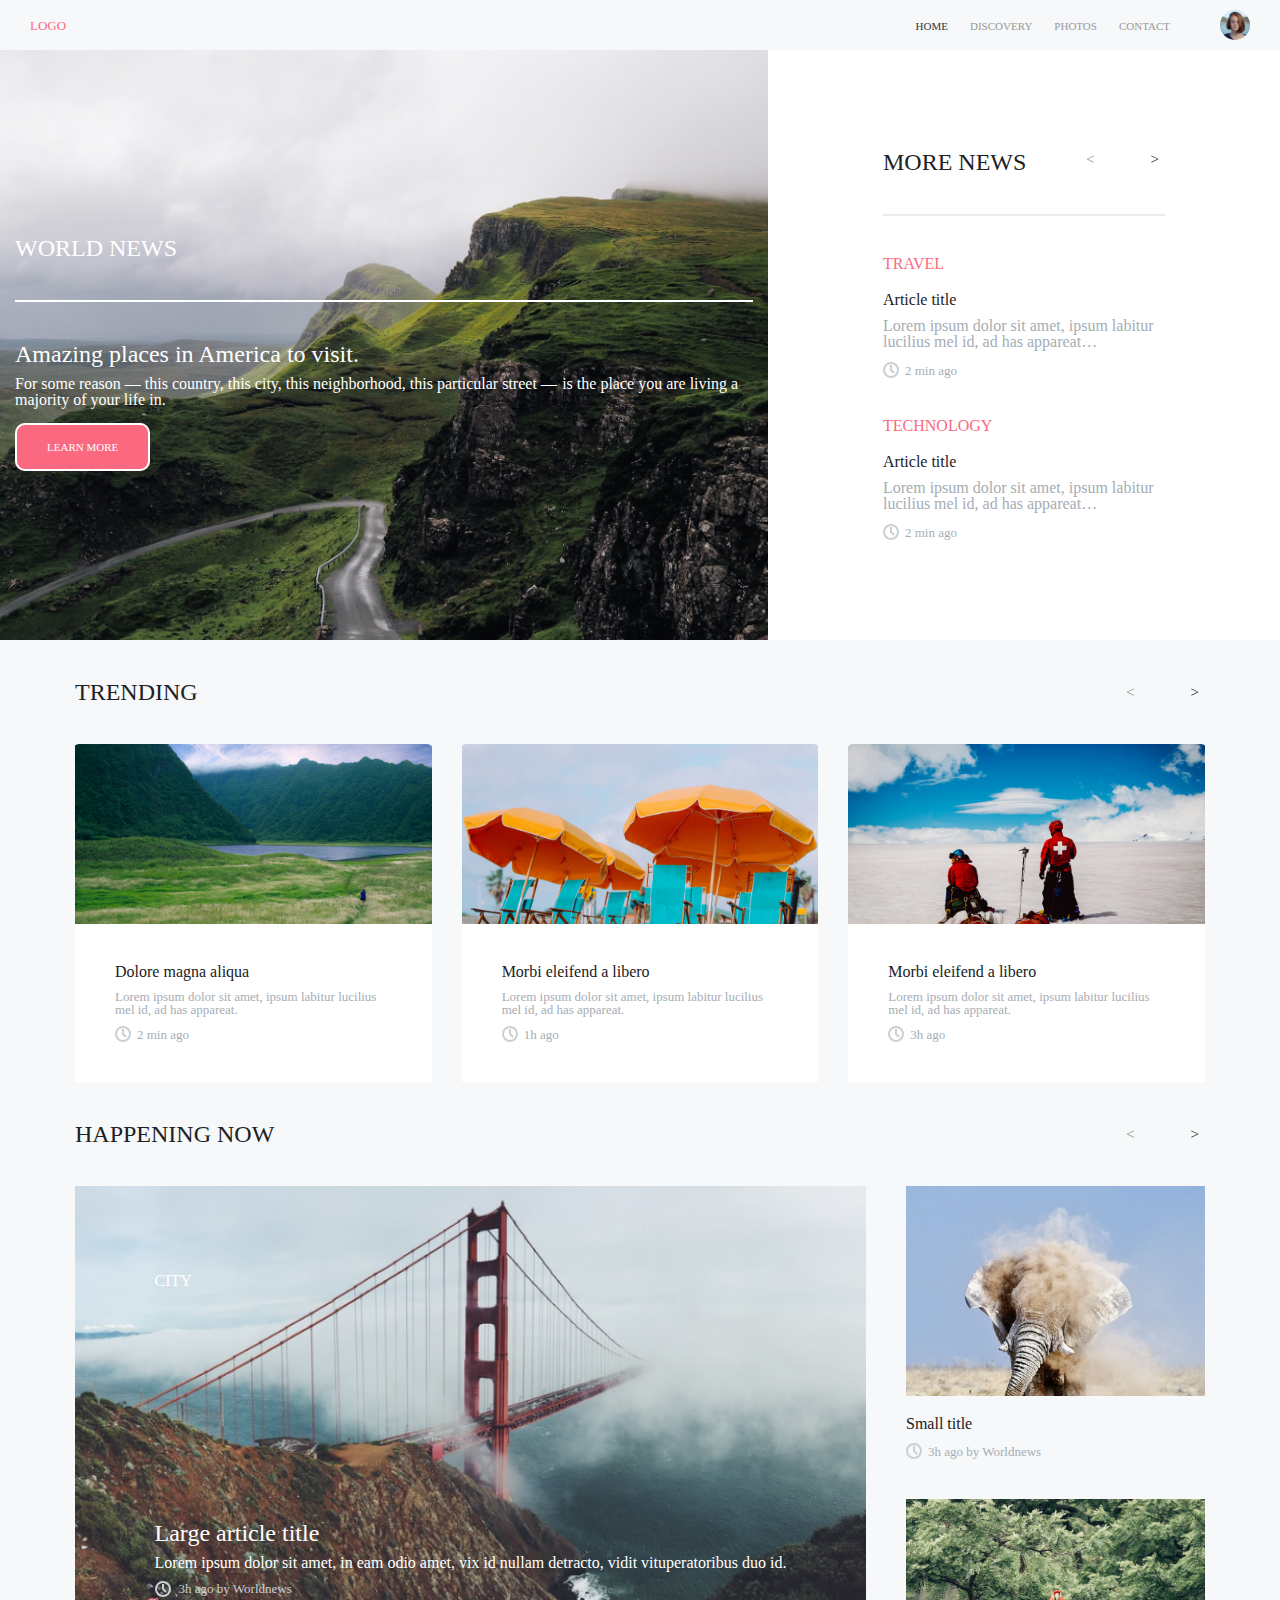
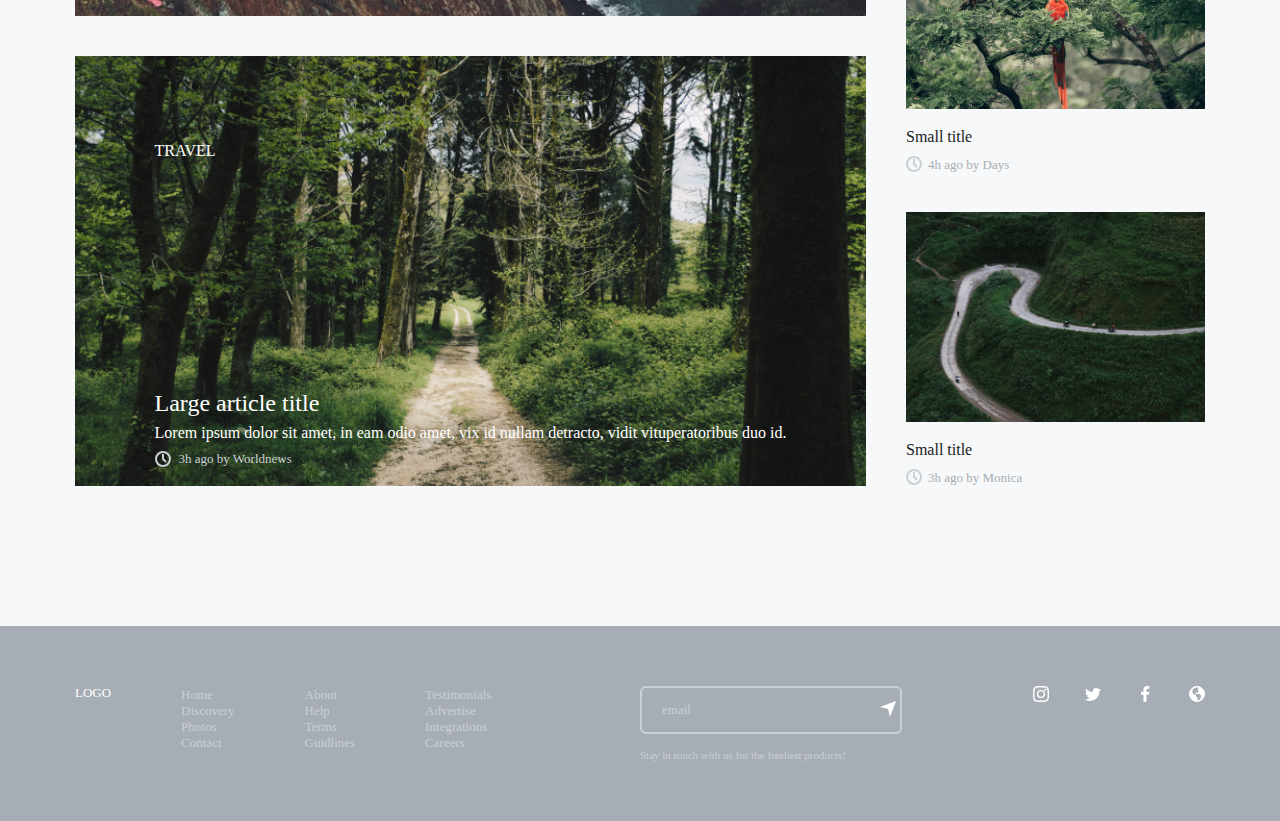
<file: index.html>
<!DOCTYPE html>
<html lang="en">

<head>
    <meta charset="UTF-8">
    <meta http-equiv="X-UA-Compatible" content="IE=edge">
    <meta name="viewport" content="width=device-width, initial-scale=1.0">
    <link rel="stylesheet" href="./css/reset.css">
    <link rel="stylesheet" href="./css/style.css">
    <link rel="stylesheet" href="./css/responsive.css">
    <title>Home</title>
</head>
<body>
    <!-- დაიწყო header -->
    <header class="header">
        <button class="header_menu_btn">
            <img src="./image/menu.svg" alt="menu icone">
        </button>
        <div class="header__logo"><a href="./index.html">LOGO</a></div>
        <ul class="header__menu">
            <li><a href="" class="active">HOME</a></li>
            <li><a href="./news.html">DISCOVERY</a></li>
            <li><a href="">PHOTOS</a></li>
            <li><a href="">CONTACT</a></li>
            <img class="header__menu_img" src="./image/header-profile.svg" alt="profile picture">
        </ul>
    </header>
    <!-- დასრულდა header -->

    <!-- დაიწყო slider-ის section -->
    <section class="slider">
        <figure class="slider__cover">
            <img src="./image/world-news.png" alt="neature">
            <div class="slider_cover_text">
                <div class="container">
                    <div class="slider__cover_header">
                        <h1 class="slider__cover_header_title">WORLD NEWS</h1>
                    </div>
                    <h2 class="slider__cover_title">Amazing places in America to visit.</h2>
                    <p class="slider__cover_description">For some reason — this country, this city, this neighborhood,
                        this
                        particular street —  is the place you are living a
                        majority of your life in.</p>
                    <a class="slider__cover_more" href="./contact.html">LEARN MORE</a>
                </div>
            </div>
        </figure>
        <div class="slider__content">
            <div class="container">
                <div class="slider__content_header">
                    <h1 class="slider__content_header_title">MORE NEWS</h1>
                    <div class="slider__content_header_btn">
                        <button class="slider__content_header_btn_btn">
                            < </button>
                                <button class="slider__content_header_btn_btn active">></button>
                    </div>
                </div>
                <div class="slider__content_item_group">
                    <div class="slider__content_item">
                        <h2 class="slider__content_item_category">TRAVEL</h2>
                        <h1 class="slider__content_item_title">Article title</h1>
                        <p class="slider__content_item_text">Lorem ipsum dolor sit amet, ipsum labitur lucilius mel id,
                            ad
                            has
                            appareat…</p>
                        <div class="slider__content_item_date">
                            <img src="./image/time.svg" alt="timer">
                            2 min ago
                        </div>
                    </div>
                    <div class="slider__content_item">
                        <h2 class="slider__content_item_category">TECHNOLOGY</h2>
                        <h1 class="slider__content_item_title">Article title</h1>
                        <p class="slider__content_item_text">Lorem ipsum dolor sit amet, ipsum labitur lucilius mel id,
                            ad
                            has
                            appareat…</p>
                        <div class="slider__content_item_date">
                            <img src="./image/time.svg" alt="timer icone">
                            2 min ago
                        </div>
                    </div>
                </div>
            </div>
        </div>
    </section>
    <!-- დასრულდა slider-ის section -->

    <!-- დაიწყო treding section -->
    <section class="treding">
        <div class="container">
            <div class="section_header">
                <h1 class="section_title">TRENDING</h1>
                <div class="slider__content_header_btn">
                    <button class="slider__content_header_btn_btn">
                        < </button>
                            <button class="slider__content_header_btn_btn active">></button>
                </div>
            </div>
            <div class="row">
                <div class="col-4">
                    <div class="treding_item d_m_none">
                        <figure class="treding_item_cover">
                            <img src="./image/tranding1.png" alt="neature">
                        </figure>
                        <div class="treding_item_text">
                            <h1 class="treding_item_title">Dolore magna aliqua</h1>
                            <p class="treding_item_description">Lorem ipsum dolor sit amet, ipsum labitur lucilius mel
                                id, ad has appareat.</p>
                            <div class="slider__content_item_date">
                                <img src="./image/time.svg" alt="timer icone">
                                2 min ago
                            </div>
                        </div>
                    </div>
                </div>
                <div class="col-4">
                    <div class="treding_item">
                        <figure class="treding_item_cover">
                            <img src="./image/trending2.png" alt="Umbrella">
                        </figure>
                        <div class="treding_item_text">
                            <h1 class="treding_item_title">Morbi eleifend a libero</h1>
                            <p class="treding_item_description">Lorem ipsum dolor sit amet, ipsum labitur lucilius mel
                                id, ad has appareat.
                            </p>
                            <div class="slider__content_item_date">
                                <img src="./image/time.svg" alt="timer icone">
                                1h ago
                            </div>
                        </div>
                    </div>
                </div>
                <div class="col-4">
                    <div class="treding_item active">
                        <figure class="treding_item_cover">
                            <img src="./image/trending3.png" alt="Mountaineer">
                        </figure>
                        <div class="treding_item_text">
                            <h1 class="treding_item_title">Morbi eleifend a libero</h1>
                            <p class="treding_item_description">Lorem ipsum dolor sit amet, ipsum labitur lucilius mel
                                id, ad has appareat.
                            </p>
                            <div class="slider__content_item_date">
                                <img src="./image/time.svg" alt="timer icone">
                                3h ago
                            </div>
                        </div>
                    </div>
                </div>
            </div>
        </div>
    </section>
    <!-- დასრულდა treding section -->
    <!-- დაიწყო happeningNow section -->
    <section class="happeningNow">
        <div class="container">
            <div class="section_header">
                <h1 class="section_title">HAPPENING NOW</h1>
                <div class="slider__content_header_btn">
                    <button class="slider__content_header_btn_btn">
                        < </button>
                            <button class="slider__content_header_btn_btn active">></button>
                </div>
            </div>
            <div class="happeningNow_inner">
                <div class="happeningNow_cover">
                    <figure class="happeningNow_cover_img">
                        <img src="./image/bridge.png" alt="bridge" class="happeningNow_cover_img_img">
                        <div class="slider_cover_text">
                            <div class="happeningNow__cover_header">
                                <h1 class="happeningNow__cover_header_title">CITY</h1>
                            </div>
                            <h2 class="happeningNow__cover_title">Large article title</h2>
                            <p class="happeningNow__cover_description">Lorem ipsum dolor sit amet, in eam odio amet, vix
                                id nullam detracto, vidit vituperatoribus duo id.
                            </p>
                            <div class="happeningNow__cover_date">
                                <img src="./image/time.svg" alt="timer icone">
                                3h ago by Worldnews
                            </div>
                        </div>
                    </figure>
                    <figure class="happeningNow_cover_img">
                        <img src="./image/forest.png" alt="forest" class="happeningNow_cover_img_img">
                        <div class="slider_cover_text">
                            <div class="happeningNow__cover_header">
                                <h1 class="happeningNow__cover_header_title">TRAVEL</h1>
                            </div>
                            <h2 class="happeningNow__cover_title">Large article title</h2>
                            <p class="happeningNow__cover_description">Lorem ipsum dolor sit amet, in eam odio amet, vix
                                id nullam detracto,
                                vidit vituperatoribus duo id.
                            </p>
                            <div class="happeningNow__cover_date">
                                <img src="./image/time.svg" alt="timer icone">
                                3h ago by Worldnews
                            </div>
                        </div>
                    </figure>
                </div>
                <div class="happeningNow__content">
                    <div class="row">
                        <div class="happeningNowr__content_item">
                            <figure class="happeningNowr__content_cover">
                                <img src="./image/elepant-test.png" alt="elephant">
                            </figure>
                            <h1 class="happeningNowr__content_item_title">Small title</h1>
                            <div class="slider__content_item_date">
                                <img src="./image/time.svg" alt="timer icone">
                                3h ago by Worldnews
                            </div>
                        </div>
                        <div class="happeningNowr__content_item">
                            <figure class="happeningNowr__content_cover">
                                <img src="./image/parrot.png" alt="parrot">
                            </figure>
                            <h1 class="happeningNowr__content_item_title">Small title</h1>
                            <div class="slider__content_item_date">
                                <img src="./image/time.svg" alt="timer icone">
                                4h ago by Days
                            </div>
                        </div>
                        <div class="happeningNowr__content_item active">
                            <figure class="happeningNowr__content_cover">
                                <img src="./image/way.png" alt="way">
                            </figure>
                            <h1 class="happeningNowr__content_item_title">Small title</h1>
                            <div class="slider__content_item_date">
                                <img src="./image/time.svg" alt="timer icone">
                                3h ago by Monica
                            </div>
                        </div>
                    </div>
                </div>
            </div>
    </section>
    <!-- დასრულდა happeningNow section -->
    <!-- დაიწყო footer -->
    <footer class="footer">
        <div class="container">
            <div class="footer_content">
                <div class="footer_content_menu">
                    <a href="" class="footer_content_menu_logo d_m_none">LOGO</a>
                    <div class="footer_content_menu_list">
                        <ul class="footer_content_menu_list_item">
                            <li><a href="">Home</a></li>
                            <li><a href="">Discovery</a></li>
                            <li><a href="">Photos</a></li>
                            <li><a href="">Contact</a></li>
                        </ul>
                        <ul class="footer_content_menu_list_item">
                            <li><a href="">About</a></li>
                            <li><a href="">Help</a></li>
                            <li><a href="">Terms</a></li>
                            <li><a href="">Guidlines</a></li>
                        </ul>
                        <ul class="footer_content_menu_list_item d_m_none">
                            <li><a href="">Testimonials</a></li>
                            <li><a href="">Advertise</a></li>
                            <li><a href="">Integrations</a></li>
                            <li><a href="">Careers</a></li>
                        </ul>
                    </div>
                </div>
                <div class="footer_content_contact">
                    <div class="footer_content_contact_email d_m_none">
                        <form class="footer_content_contact_email_form">
                            <label class="footer_content_contact_email_form_label">
                                <input type="email" placeholder="email"
                                    class="footer_content_contact_email_form_label_input">
                                <button class="footer_content_contact_email_btn"><img src="./image/send.svg"
                                        alt="send icone"></button>
                            </label>
                        </form>
                        <p class="footer_content_contact_email_text">Stay in touch with us for the freshest
                            products!</p>
                    </div>
                    <div class="footer_content_contact_icones">
                        <a href="#"><img class="footer_content_contact_icones_img" src="./image/instagram.svg"
                                alt="instagram"></a>
                        <a href="#"><img class="footer_content_contact_icones_img" src="./image/twitter.svg" alt="twitter icone"></a>
                        <a href="#"><img class="footer_content_contact_icones_img" src="./image/facebook.svg"
                                alt="facebook icone"></a>
                        <a href="#"><img class="footer_content_contact_icones_img" src="./image/web.svg" alt="web icone"></a>
                    </div>
                </div>
            </div>
        </div>
    </footer>
    <!-- დასრულდა footer  -->

    <section class="menu">
        <div class="menu_header">
            <div class="header__logo"><a href="./index.html">LOGO</a></div>
            <button class="menu_close">x</button>
        </div>
        <ul class="menu_list">
            <li class="menu_list_item">
                <a href="" class="active">
                    <img src="./image/home.svg" alt="home icone" class="menu_list_img">
                    HOME
                </a>
            </li>
            <li class="menu_list_item">
                <a href="">
                    <img src="./image/discover.svg" alt="discover icone" class="menu_list_img">
                    DISCOVERY
                </a>
            </li>
            <li class="menu_list_item">
                <a href="">
                    <img src="./image/photos.svg" alt="photos icone" class="menu_list_img">
                    PHOTOS
                </a>
            </li>
            <li class="menu_list_item">
                <a href="">
                    <img src="./image/mail.svg" alt="mail icone" class="menu_list_img">
                    CONTACT
                </a>
            </li>
            <li class="menu_list_item">
                <a href="">
                    <img src="./image/menu-profile.svg" alt="profile icone" class="menu_list_img">
                    PROFILE
                </a>
            </li>
        </ul>
    </section>

    <script src="./my.js"></script>
</body>

</html>
</file>
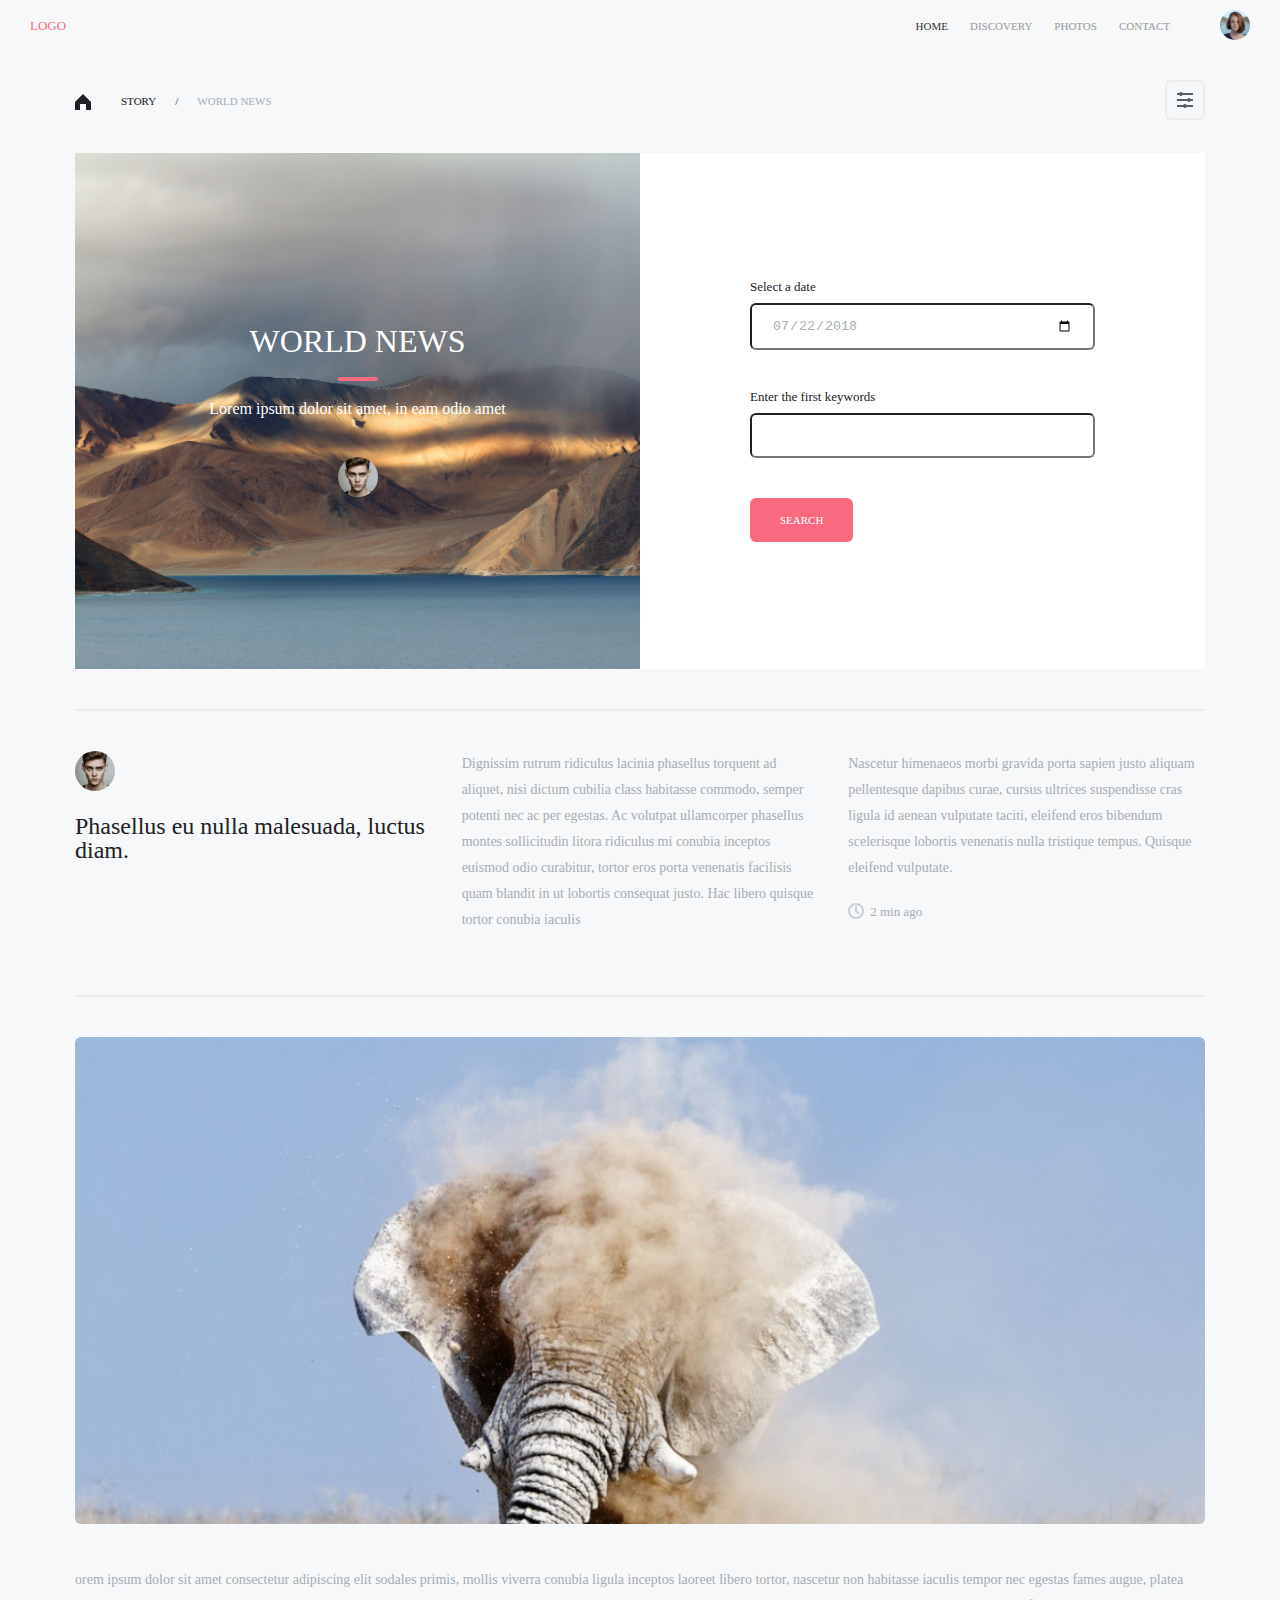
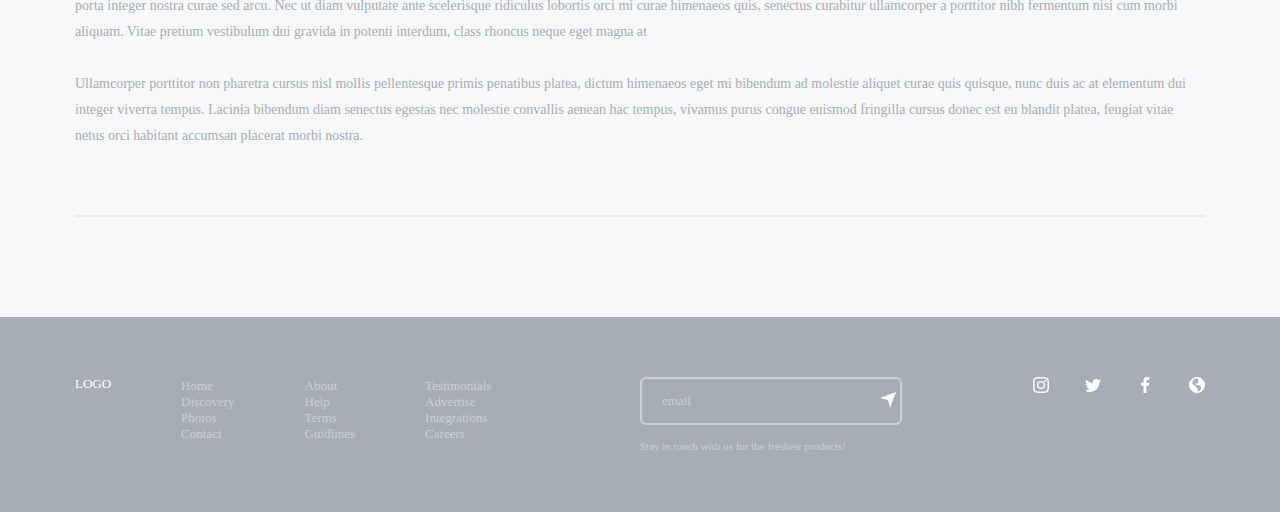
<file: contact.html>
<!DOCTYPE html>
<html lang="en">

<head>
    <meta charset="UTF-8">
    <meta http-equiv="X-UA-Compatible" content="IE=edge">
    <meta name="viewport" content="width=device-width, initial-scale=1.0">
    <link rel="stylesheet" href="./css/reset.css">
    <link rel="stylesheet" href="./css/style.css">
    <link rel="stylesheet" href="./css/responsive.css">
    <title>Contact</title>
</head>

<body>
    <!-- დაიწყო header -->
    <header class="header">
        <div class="header__logo"><a href="./index.html">LOGO</a></div>
        <ul class="header__menu">
            <li><a href="./index.html" class="active">HOME</a></li>
            <li><a href="./news.html">DISCOVERY</a></li>
            <li><a href="">PHOTOS</a></li>
            <li><a href="">CONTACT</a></li>
            <img class="header__menu_img" src="./image/header-profile.svg" alt="profile picture">
        </ul>
    </header>
    <!-- დასრულდა header -->
    <!-- დაიწყო news section  -->
    <section class="news">
        <div class="container">
            <div class="news_header">
                <div class="news_header_text">
                    <img src="./image/home.svg" alt="home icone" class="news_header_text_img">
                    <p class="news_header_text_content active">STORY</p>
                    <div class="news_header_text_content_slesh">/</div>
                    <p class="news_header_text_content">WORLD NEWS</p>
                </div>
                <img src="./image/Arrow.svg" alt="Arrow back icone" class="news_header_text_arrow">
                <figure class="news_header_icone">
                    <img src="./image/filter.svg" alt="">
                </figure>
            </div>
            <div class="news_slider">
                <figure class="news_slider_cover">
                    <img class="news_slider_cover_img" src="./image/lake.png" alt="lake in mountain">
                    <div class="news_slider_cover_text">
                        <h1 class="news_slider__cover_text_title">WORLD NEWS</h1>
                        <div class="news_slider__cover_text_line"></div>
                        <p class="news_slider__cover_text_description">Lorem ipsum dolor sit amet, in eam odio amet</p>
                        <img class="news_slider_cover_text_img" src="./image/avatar.svg" alt="">
                    </div>
                </figure>
                <div class="news_slider_content">
                    <form class="news_slider_content_form">
                        <div class="news_slider_content_form_item">
                            <p class="news_slider_content_form_item_titel">Select a date</p>
                            <input class="news_slider_content_form_item_input" type="date" id="start" name="trip-start" value="2018-07-22" min="2018-01-01"
                                max="2018-12-31">
                        </div>
                        <div class="news_slider_content_form_item">
                            <p class="news_slider_content_form_item_titel">Enter the first keywords</p>
                            <input class="news_slider_content_form_item_input" type="text">
                        </div>
                        <button class="news_slider_content_btn">SEARCH</button>
                    </form>
                </div>
            </div>
        </div>
    </section>
    <!-- დასრულდა news section  -->
    <!-- დაიწყო profile section  -->
    <section class="profile">
        <div class="container">
            <div class="row">
                <div class="col-4 col-12">
                    <div class="profile_item">
                        <img src="./image/avatar.svg" alt="avatar icone" class="profile_item_img">
                        <h1 class="profile_item_title">Phasellus eu nulla malesuada, luctus diam.</h1>
                    </div>
                </div>
                <div class="col-4 col-6">
                    <div class="profile_item">
                        <p class="profile_item_text">
                            Dignissim rutrum ridiculus lacinia phasellus torquent ad aliquet, nisi dictum cubilia class
                            habitasse commodo, semper
                            potenti nec ac per egestas. Ac volutpat ullamcorper phasellus montes sollicitudin litora
                            ridiculus
                            mi conubia inceptos
                            euismod odio curabitur, tortor eros porta venenatis facilisis quam blandit in ut lobortis
                            consequat
                            justo. Hac libero
                            quisque tortor conubia iaculis
                        </p>
                    </div>
                </div>
                <div class="col-4 col-6">
                    <div class="profile_item">
                        <p class="profile_item_text">Nascetur himenaeos morbi gravida porta sapien justo aliquam
                            pellentesque dapibus curae,
                            cursus
                            ultrices suspendisse cras
                            ligula id aenean vulputate taciti, eleifend eros bibendum scelerisque lobortis venenatis
                            nulla
                            tristique tempus. Quisque
                            eleifend vulputate.</p>
                        <div class="slider__content_item_date">
                            <img src="./image/time.svg" alt="timer icone">
                            2 min ago
                        </div>
                    </div>
                </div>
            </div>
        </div>
    </section>
    <!-- დასრულდა profile section -->
    <!-- დაიწყო cover section  -->
    <section class="cover">
        <div class="container">
            <figure class="cover_img">
                <img src="./image/elephant-cover.png" alt="elephant">
            </figure>
            <div class="cover_text">
                <p>orem ipsum dolor sit amet consectetur adipiscing elit sodales primis, mollis viverra
                    conubia ligula
                    inceptos laoreet
                    libero tortor, nascetur non habitasse iaculis tempor nec egestas fames augue, platea porta integer
                    nostra curae sed
                    arcu. Nec ut diam vulputate ante scelerisque ridiculus lobortis orci mi curae himenaeos quis,
                    senectus
                    curabitur
                    ullamcorper a porttitor nibh fermentum nisi cum morbi aliquam. Vitae pretium vestibulum dui gravida
                    in
                    potenti interdum,
                    class rhoncus neque eget magna at</p>
                <br>
                <p>Ullamcorper porttitor non pharetra cursus nisl mollis pellentesque primis penatibus platea, dictum
                    himenaeos eget mi
                    bibendum ad molestie aliquet curae quis quisque, nunc duis ac at elementum dui integer viverra
                    tempus.
                    Lacinia bibendum
                    diam senectus egestas nec molestie convallis aenean hac tempus, vivamus purus congue euismod
                    fringilla
                    cursus donec est
                    eu blandit platea, feugiat vitae netus orci habitant accumsan placerat morbi nostra.</p>
                <br>
                <p class="cover_text_desc">
                    In hac habitasse platea dictumst. Sed nec venenatis odio. Nulla faucibus ipsum sed faucibus
                    accumsan.
                    Donec rhoncus
                    luctus.
                </p>
            </div>
            <ul class="navigation">
                <li><a href="" class="active">01</a></li>
                <li><a href="">02</a></li>
                <li><a href="">03</a></li>
                <li><a href="">04</a></li>
                <li><a href="">05</a></li>
                <li><a href="">06</a></li>
                <li><a href="" class="active">...</a></li>
            </ul>
        </div>
    </section>
    <!-- დასრულდა cover section -->

    <!-- დაიწყო footer -->
    <footer class="footer">
        <div class="container">
            <div class="footer_content">
                <div class="footer_content_menu">
                    <a href="" class="footer_content_menu_logo d_m_none">LOGO</a>
                    <div class="footer_content_menu_list">
                        <ul class="footer_content_menu_list_item">
                            <li><a href="">Home</a></li>
                            <li><a href="">Discovery</a></li>
                            <li><a href="">Photos</a></li>
                            <li><a href="">Contact</a></li>
                        </ul>
                        <ul class="footer_content_menu_list_item">
                            <li><a href="">About</a></li>
                            <li><a href="">Help</a></li>
                            <li><a href="">Terms</a></li>
                            <li><a href="">Guidlines</a></li>
                        </ul>
                        <ul class="footer_content_menu_list_item d_m_none">
                            <li><a href="">Testimonials</a></li>
                            <li><a href="">Advertise</a></li>
                            <li><a href="">Integrations</a></li>
                            <li><a href="">Careers</a></li>
                        </ul>
                    </div>
                </div>
                <div class="footer_content_contact">
                    <div class="footer_content_contact_email d_m_none">
                        <form class="footer_content_contact_email_form">
                            <label class="footer_content_contact_email_form_label">
                                <input type="email" placeholder="email"
                                    class="footer_content_contact_email_form_label_input">
                                <button class="footer_content_contact_email_btn"><img src="./image/send.svg"
                                        alt="send icone"></button>
                            </label>
                        </form>
                        <p class="footer_content_contact_email_text">Stay in touch with us for the freshest
                            products!</p>
                    </div>
                    <div class="footer_content_contact_icones">
                        <a href="#"><img class="footer_content_contact_icones_img" src="./image/instagram.svg"
                                alt="instagram icone"></a>
                        <a href="#"><img class="footer_content_contact_icones_img" src="./image/twitter.svg" alt="twitter icone"></a>
                        <a href="#"><img class="footer_content_contact_icones_img" src="./image/facebook.svg"
                                alt="facebook icone"></a>
                        <a href="#"><img class="footer_content_contact_icones_img" src="./image/web.svg" alt="web icone"></a>
                    </div>
                </div>
            </div>
        </div>
    </footer>
    <!-- დასრულდა footer  -->

    <script src="./my.js"></script>
</body>

</html>
</file>
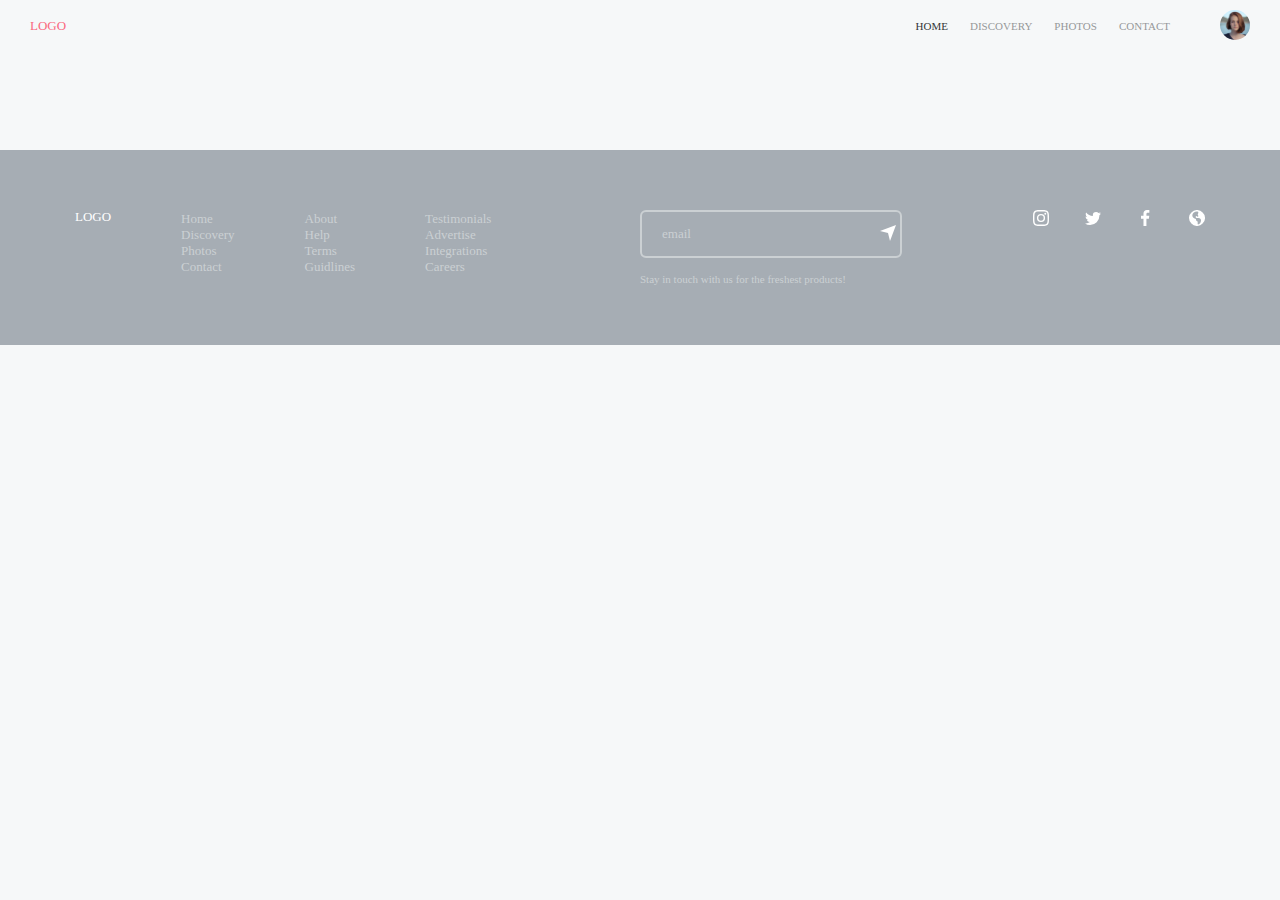
<file: news.html>
<!DOCTYPE html>
<html lang="en">

<head>
    <meta charset="UTF-8">
    <meta http-equiv="X-UA-Compatible" content="IE=edge">
    <meta name="viewport" content="width=device-width, initial-scale=1.0">
    <link rel="stylesheet" href="./css/reset.css">
    <link rel="stylesheet" href="./css/style.css">
    <link rel="stylesheet" href="./css/responsive.css">
    <title>Home</title>
</head>

<body>
    <!-- დაიწყო header -->
    <header class="header">
        <button class="header_menu_btn">
            <img src="./image/menu.svg" alt="menu icone">
        </button>
        <div class="header__logo"><a href="./index.html">LOGO</a></div>
        <ul class="header__menu">
            <li><a href="" class="active">HOME</a></li>
            <li><a href="./news.html">DISCOVERY</a></li>
            <li><a href="">PHOTOS</a></li>
            <li><a href="">CONTACT</a></li>
            <img class="header__menu_img" src="./image/header-profile.svg" alt="profile picture">
        </ul>
    </header>
    <!-- დასრულდა header -->

    <section class="news">
        <div class="container">
            <div class="news_list">
            </div>
        </div>
    </section>
    <!-- დაიწყო footer -->
    <footer class="footer">
        <div class="container">
            <div class="footer_content">
                <div class="footer_content_menu">
                    <a href="" class="footer_content_menu_logo d_m_none">LOGO</a>
                    <div class="footer_content_menu_list">
                        <ul class="footer_content_menu_list_item">
                            <li><a href="">Home</a></li>
                            <li><a href="">Discovery</a></li>
                            <li><a href="">Photos</a></li>
                            <li><a href="">Contact</a></li>
                        </ul>
                        <ul class="footer_content_menu_list_item">
                            <li><a href="">About</a></li>
                            <li><a href="">Help</a></li>
                            <li><a href="">Terms</a></li>
                            <li><a href="">Guidlines</a></li>
                        </ul>
                        <ul class="footer_content_menu_list_item d_m_none">
                            <li><a href="">Testimonials</a></li>
                            <li><a href="">Advertise</a></li>
                            <li><a href="">Integrations</a></li>
                            <li><a href="">Careers</a></li>
                        </ul>
                    </div>
                </div>
                <div class="footer_content_contact">
                    <div class="footer_content_contact_email d_m_none">
                        <form class="footer_content_contact_email_form">
                            <label class="footer_content_contact_email_form_label">
                                <input type="email" placeholder="email"
                                    class="footer_content_contact_email_form_label_input">
                                <button class="footer_content_contact_email_btn"><img src="./image/send.svg"
                                        alt="send icone"></button>
                            </label>
                        </form>
                        <p class="footer_content_contact_email_text">Stay in touch with us for the freshest
                            products!</p>
                    </div>
                    <div class="footer_content_contact_icones">
                        <a href="#"><img class="footer_content_contact_icones_img" src="./image/instagram.svg"
                                alt="instagram"></a>
                        <a href="#"><img class="footer_content_contact_icones_img" src="./image/twitter.svg" alt=""></a>
                        <a href="#"><img class="footer_content_contact_icones_img" src="./image/facebook.svg"
                                alt=""></a>
                        <a href="#"><img class="footer_content_contact_icones_img" src="./image/web.svg" alt=""></a>
                    </div>
                </div>
            </div>
        </div>
    </footer>
    <!-- დასრულდა footer  -->

    <section class="menu">
        <div class="menu_header">
            <div class="header__logo"><a href="./index.html">LOGO</a></div>
            <button class="menu_close">x</button>
        </div>
        <ul class="menu_list">
            <li class="menu_list_item">
                <a href="" class="active">
                    <img src="./image/home.svg" alt="home icone" class="menu_list_img">
                    HOME
                </a>
            </li>
            <li class="menu_list_item">
                <a href="">
                    <img src="./image/discover.svg" alt="discover icone" class="menu_list_img">
                    DISCOVERY
                </a>
            </li>
            <li class="menu_list_item">
                <a href="">
                    <img src="./image/photos.svg" alt="photos icone" class="menu_list_img">
                    PHOTOS
                </a>
            </li>
            <li class="menu_list_item">
                <a href="">
                    <img src="./image/mail.svg" alt="mail icone" class="menu_list_img">
                    CONTACT
                </a>
            </li>
            <li class="menu_list_item">
                <a href="">
                    <img src="./image/menu-profile.svg" alt="profile icone" class="menu_list_img">
                    PROFILE
                </a>
            </li>
        </ul>
    </section>

    <script src="./my.js"></script>
</body>

</html>
</file>
<file: css/style.css>
* {
    box-sizing: border-box;
}

body {
    background-color: #F6F8F9;
}

.container {
    max-width: 1160px;
    width: 100%;
    margin: auto;
    padding-left: 15px;
    padding-right: 15px;
}

.row {
    display: flex;
    flex-direction: row;
    flex-wrap: wrap;
    margin-left: -15px;
    margin-right: -15px;
}

.col-4,
.col-6,
.col-12 {
    padding-left: 15px;
    padding-right: 15px;
}

.col-4 {
    width: 33.33%;
}

.section_header {
    display: flex;
    justify-content: space-between;
    align-items: center;
    margin-bottom: 40px;
}

.section_title {
    font-size: 24px;
    font-family: 'Helvetica-bold';
    color: #202124;
}

/* დაიწყო header */
.header {
    width: 100%;
    display: flex;
    align-items: center;
    justify-content: space-between;
    background-color: #F6F8F9;
    padding: 10px 0;
}

.header_menu_btn {
    display: none;
}

.news_header_text_arrow {
    display: none;
}

.header__logo a {
    font-size: 13px;
    color: #FA6980;
    margin-left: 30px;
    font-family: 'Helvetica-bold';
}

.header__menu {
    display: flex;
    justify-content: center;
    align-items: center;
    margin-right: 30px;
}

.header__menu li a {
    margin-right: 22px;
    font-size: 11px;
    font-family: 'Helvetica-bold';
    color: #343638;
    opacity: 0.5;
}

.header__menu li a.active {
    opacity: 1;
}

.header__menu li a:hover {
    opacity: 1;
}

.header__menu_img {
    margin-left: 28px;
}

/* დასრულდა header */

/* დაიწყო slider-ის section */

.slider {
    width: 100%;
    display: flex;
}

.slider__cover {
    width: 60%;
    position: relative;
    display: flex;
    justify-content: center;
    align-items: center;
}


.slider__cover_header {
    border-bottom: 2px solid #FFFFFF;
    padding-bottom: 40px;
}

.slider_cover_text {
    position: absolute;
}

.slider__cover_header_title {
    font-size: 24px;
    font-family: 'Helvetica-bold';
    color: #FFFFFF;
}

.slider__cover_title {
    font-size: 24px;
    font-family: 'Helvetica-bold';
    color: #FFFFFF;
    margin-top: 40px;
    margin-bottom: 10px;
}

.slider__cover_description {
    font-size: 16px;
    font-family: 'Helvetica-Oblique';
    color: #FFFFFF;
    margin-bottom: 30px;
}

.slider__cover_more {
    background-color: #FA6980;
    padding: 16px 30px;
    border: 2px solid #FFFFFF;
    border-radius: 10px;
    color: #FFFFFF;
    font-size: 11px;
    font-family: 'Helvetica-bold';
}

.slider__cover img {
    width: 100%;
    height: 100%;
    object-fit: cover;
}

.slider__content {
    width: 40%;
    padding: 100px;
    background-color: #FFFFFF;
}

.slider__content_header {
    border-bottom: 2px solid #EBEDED;
    padding-bottom: 40px;
    display: flex;
    justify-content: space-between;
}

.slider__content_header_title {
    font-size: 24px;
    font-family: 'Helvetica-bold';
    color: #202124;
}

.slider__content_header_btn_btn {
    border: none;
    background-color: transparent;
    font-size: 15px;
    font-family: 'Helvetica-Oblique';
    color: #202124;
    opacity: 0.5;
    margin-left: 40px;
}

.slider__content_header_btn_btn.active {
    opacity: 1;
}

.slider__content_item {
    margin-top: 40px;
}

.slider__content_item_category {
    font-size: 16px;
    font-family: 'Helvetica-bold';
    color: #FA6980;
    margin-bottom: 20px;
}

.slider__content_item_title {
    font-size: 16px;
    font-family: 'Helvetica-bold';
    color: #202124;
}

.slider__content_item_text {
    font-size: 16px;
    font-family: 'Helvetica-bold';
    color: #A6ADB4;
    margin-top: 10px;
    margin-bottom: 12px;
}

.slider__content_item_date {
    font-size: 13px;
    font-family: 'Helvetica-Oblique';
    color: #A6ADB4;
    display: flex;
    align-items: center;
}

.slider__content_item_date img {
    margin-right: 6px;
}

/* დასრულდა slider-ის section */
/* დაიწყო treding section */
.treding {
    margin-top: 40px;
}

.treding_item {
    width: 100%;
}

.treding_item_cover {
    width: 100%;
    height: 180px;
    overflow: hidden;
}

.treding_item_cover img {
    width: 100%;
    height: 100%;
    object-fit: cover;
    transition: .5s;
}

.treding_item:hover .treding_item_cover img {
    transform: scale(1.3);
}

.treding_item_text {
    padding: 40px;
    background-color: #FFFFFF;
}

.treding_item_title {
    font-size: 16px;
    font-family: 'Helvetica-bold';
    color: #202124;
    margin-bottom: 10px;
}

.treding_item_description {
    font-size: 13px;
    font-family: 'Helvetica-Oblique';
    color: #A6ADB4;
    margin-bottom: 10px;
}

/* დასრულდა treding section */
/* დაიწყო happeningNow section  */
.happeningNow {
    margin-top: 40px;
}

.happeningNow_inner {
    width: 100%;
    display: flex;
    justify-content: space-between;
    /* max-height: 900px; */
    /* height: 100vw; */
}

.happeningNow_cover {
    width: 70%;
    /* height: 100%; */
    /* margin-right: 40px; */
}


.happeningNow_cover_img {
    width: 100%;
    height: 430px;
    overflow: hidden;
    position: relative;
    display: flex;
    justify-content: center;
    align-items: center;
    margin-bottom: 40px;
}

.happeningNow_cover_img_img {
    width: 100%;
    height: 100%;
}


.happeningNow__cover_header_title {
    font-size: 16px;
    font-family: 'Helvetica-bold';
    color: #FFFFFF;
    margin-top: 67px;
    margin-bottom: 232px;
}

.happeningNow__cover_title {
    font-size: 24px;
    font-family: 'Helvetica-bold';
    color: #FFFFFF;
    margin-bottom: 10px;

}

.happeningNow__cover_description {
    font-size: 16px;
    font-family: 'Helvetica-Oblique';
    color: #FFFFFF;
    margin-bottom: 10px;
    margin-bottom: 10px;
}

.happeningNow__cover_date {
    font-size: 13px;
    font-family: 'Helvetica-Oblique';
    color: #CBD0D3;
    display: flex;
    align-items: center;
}

.happeningNow__cover_date img {
    margin-right: 8px;
}

.happeningNow_cover_img img {
    object-fit: cover;
}

.happeningNow__content {
    width: calc(30% - 40px);
    /* height: 100%; */
    display: flex;
    flex-direction: column;
}

.happeningNowr__content_item {
    width: 100%;
    margin-bottom: 40px;
    padding-right: 15px;
    padding-left: 15px;
    /* height: 33.3%; */
}

.happeningNowr__content_cover {
    width: 100%;
    height: 210px;
}

.happeningNowr__content_cover img {
    width: 100%;
    height: 100%;
    object-fit: cover;
}

.happeningNowr__content_item_title {
    font-size: 16px;
    font-family: 'Helvetica-bold';
    color: #202124;
    margin-top: 20px;
    margin-bottom: 11px;
}

/* დასრულდა happeningNow section */
/* დაიწყო footer */
.footer {
    width: 100%;
    background-color: #A6ADB4;
    margin-top: 100px;
    padding: 60px 0;
}

.footer.active {
    position: fixed;
    bottom: 0;
    z-index: 6;
}

.footer_content {
    width: 100%;
    display: flex;
    justify-content: space-between;
}

.footer_content_menu {
    display: flex;
    width: 50%;
}

.footer_content_menu_logo {
    font-size: 13px;
    font-family: 'Helvetica-bold';
    color: #FFFFFF;
}

.footer_content_menu_list {
    display: flex;
}

.footer_content_menu_list_item {
    margin-left: 70px;
}

.footer_content_menu_list_item li a {
    font-size: 13px;
    font-family: 'Helvetica-bold';
    color: #CBD0D3;
}

.footer_content_contact {
    width: 50%;
    display: flex;
    justify-content: space-between;
}

.footer_content_contact_email {
    max-width: 262px;
    width: 100%;
}

.footer_content_contact_email_form_label {
    width: 100%;
    position: relative;
    display: flex;
    align-items: center;
    justify-content: flex-end;
}

.footer_content_contact_email_form_label_input {
    width: 100%;
    border-radius: 6px;
    border: 2px solid #CBD0D3;
    font-size: 13px;
    font-family: 'Helvetica-Oblique';
    color: #CBD0D3;
    background-color: transparent;
    outline: none;
    padding: 14px 20px;
}

.footer_content_contact_email_form_label_input::placeholder {
    color: #CBD0D3;
}

.footer_content_contact_email_btn {
    position: absolute;
    background-color: transparent;
    outline: none;
    border: none;
}

.footer_content_contact_email_text {
    font-size: 11px;
    font-family: 'Helvetica-Oblique';
    color: #CBD0D3;
    margin-top: 16px;
}

.footer_content_contact_icones_img {
    margin-left: 32px;
}

/* დასრულდა footer */

/* დაიწყო contact.html page-ში section news */
.news_header {
    display: flex;
    justify-content: space-between;
    align-items: center;
    padding: 30px 0 30px 0;
}

.news_header_text {
    display: flex;
    align-items: center;
}

.news_header_text_img {
    margin-right: 11px;
}

.news_header_text_content {
    margin-right: 19px;
    margin-left: 19px;
    font-size: 11px;
    font-family: 'Helvetica-bold';
    color: #A6ADB4;
}

.news_header_text_content.active {
    color: #202124;
}

.news_header_text_content_slesh {
    color: #202124;
    font-size: 11px;
    font-family: 'Helvetica-bold';
}

.news_slider {
    width: 100%;
    display: flex;
    border-bottom: 2px solid #EBEDED;
    padding-bottom: 40px;
}

.news_slider_cover {
    width: 50%;
    position: relative;
    display: flex;
    justify-content: center;
    align-items: center;
}

.news_slider_cover_img {
    width: 100%;
    height: 100%;
    object-fit: cover;
}

.news_slider_cover_text {
    position: absolute;
    width: 100vw;
    max-width: 360px;
    display: flex;
    flex-direction: column;
    align-items: center;
}

.news_slider__cover_text_title {
    font-size: 32px;
    font-family: 'Helvetica-bold';
    color: #FFFFFF;
}

.news_slider__cover_text_line {
    border: 2px solid #FA6980;
    background-color: #FF8A00;
    width: 40px;
    border-radius: 8px;
    margin-top: 20px;
}

.news_slider__cover_text_title {
    font-size: 32px;
    font-family: 'Helvetica-bold';
    color: #FFFFFF;
}

.news_slider__cover_text_description {
    font-size: 16px;
    font-family: 'Helvetica-bold';
    color: #FFFFFF;
    margin-bottom: 40px;
    margin-top: 20px;
}

.news_slider_cover_text_img {
    width: 40px;
    height: 40px;
}

.news_slider_content {
    width: 50%;
    padding: 127px 110px;
    background-color: #FFFFFF;
}

.news_slider_content_form {
    width: 100%;
}

.news_slider_content_form_item_titel {
    font-size: 13px;
    font-family: 'Helvetica-bold';
    color: #202124;
    margin-bottom: 10px;
}

.news_slider_content_form_item_input {
    border-radius: 6px;
    color: #A6ADB4;
    padding: 13px 20px;
    margin-bottom: 40px;
    width: 100%;
}

.news_slider_content_btn {
    background-color: #FA6980;
    border-radius: 6px;
    border: none;
    color: #FFFFFF;
    font-size: 11px;
    font-family: 'Helvetica-bold';
    padding: 16px 30px;
}

/* დასრულდა news section  */

/* დაიწყო profile section */
.profile {
    padding: 40px 0 40px 0;
}

.profile_item {
    width: 100%;
}

.profile_item_title {
    font-size: 24px;
    font-family: 'Helvetica-bold';
    color: #202124;
    margin-top: 20px;
}

.profile_item_text {
    font-size: 14px;
    font-family: 'Helvetica-Oblique';
    color: #A6ADB4;
    line-height: 26px;
    margin-bottom: 22px;
}

/* დასრულდა profile section  */
/* დაიწყო cover section */
.cover_img {
    width: 100%;
    overflow: hidden;

}

.cover_img img {
    object-fit: cover;
    width: 100%;
    border-top: 2px solid #EBEDED;
    padding-top: 40px;
}

.cover_text {
    font-size: 14px;
    font-family: 'Helvetica-Oblique';
    color: #A6ADB4;
    line-height: 26px;
    margin-top: 40px;
    border-bottom: 2px solid #EBEDED;
    padding-bottom: 40px;
}

.cover_text_desc {
    display: none;
}

.navigation {
    display: none;
}

/* დასრულდა cover section */
.menu {
    display: none;
}

/* დაიწყო news section */
.news_item {
    width: 100%;
    margin-bottom: 20px;
    border-bottom: 2px solid #EBEDED;
    background-color: #FFFFFF;
    padding: 30px;
}

.news_title {
    margin-bottom: 15px;
    font-size: 18px;
        font-family: 'Helvetica-bold';
    color: #202124;
}

.news_desc {
    font-size: 14px;
    font-family: 'Helvetica-Oblique';
    color: #343638;
}
</file>
<file: css/responsive.css>
/* რესპონსივი 1024-ზე */
@media (max-width: 1024px) {

    /* დაიწყო slider-ის section */
    .container {
        max-width: 608px;
        width: 100%;
    }

    .slider {
        display: flex;
        flex-direction: column;
    }

    .slider__cover {
        width: 100%;
    }

    .slider_cover_text {
        padding: 0 24px;
    }

    .slider__content {
        width: 100%;
        height: 40%;
        padding: 40px 80px 80px 80px;
    }

    .slider__content_item_group {
        display: flex;
        justify-content: space-between;
    }

    /* დასრულდა slider-ის section */
    /* დაიწყო treding section */
    .container {
        max-width: 608px;
    }

    .treding_item.active {
        display: none;
    }

    .col-4 {
        padding-left: 15px;
        padding-right: 15px;
        width: 50%;
    }

    .col-6 {
        width: 50%;
    }

    .col-12 {
        width: 100%;
    }

    /* დასრულდა treding section */
    /* დაიწყო happeningNow section  */
    .happeningNow_inner {
        width: 100%;
        display: flex;
        flex-direction: column;
    }

    .happeningNow_cover {
        width: 100%;
    }

    .happeningNow__cover_header_title {
        margin-top: 40px;
        margin-bottom: 200px;
    }

    .happeningNowr__content_item.active {
        display: none;
    }

    .happeningNow__content {
        width: 100%;
        flex-direction: row;
    }

    .happeningNowr__content_item {
        width: 50%;

    }

    /* დასრულდა happeningNow section */

    /* დაიწყო footer */
    .footer_content {
        flex-direction: column;
    }

    .footer_content_menu {
        width: 100%;
        justify-content: space-between;
    }

    .footer_content_contact {
        width: 100%;
        margin-top: 50px;
        align-items: flex-end;
    }

    /* დასრულდა footer */
    .news_slider {
        flex-direction: column;
    }

    .news_slider_cover {
        width: 100%;
    }

    .news_slider_content {
        width: 100%;
    }

    .profile_item {
        margin-bottom: 40px;
    }

    .cover_text_desc {
        display: flex;
        font-size: 16px;
        color: #202124;
    }

    .navigation {
        margin-top: 38px;
        display: flex;
        font-size: 11px;
        font-family: 'Helvetica-bold';
        width: 100%;
        justify-content: center;
    }

    .navigation li {
        margin: 0 12px;
    }

    .navigation li a {
        padding-bottom: 11px;
        border-bottom: 2px solid transparent;
        color: #A6ADB4;
    }

    .navigation li a.active,
    .navigation li a:hover {
        color: #202124;
        border-bottom: 2px solid #FA6980;
    }

    .navigation li:last-child a {
        border-bottom: 2px solid transparent;
    }
}



/* დაიწყო რესპონსივი 768-ზე */
@media (max-width: 768px) {
    .d_m_none {
        display: none;
    }

    .slider__content {
        padding: 40px 0;
    }

    .slider__content_item_group {
        flex-direction: column;
    }

    .col-4 {
        width: 100%;
    }

    .happeningNowr__content_item {
        width: 100%;
    }

    .footer_content_menu_list {
        width: 100%;
        justify-content: space-between;
    }

    .footer_content_menu_list_item {
        margin-left: 0;
    }

    .footer_content_contact_icones_img {
        margin-left: 0;
        margin-right: 32px;
    }

    .header_menu_btn {
        display: block;
        border: none;
        background-color: transparent;
        margin-left: 15px;
    }

    .header__menu li {
        display: none;
    }

    .menu {
        display: none;
        position: fixed;
        top: 0;
        left: 0;
        width: 100%;
        height: 100%;
        background-color: #FFFFFF;
        z-index: 5;
    }

    .menu_list {
        margin: 40px 70px;
    }

    .menu_list_item {
        margin-bottom: 37px;
    }

    .menu_list_item a {
        font-size: 11px;
        font-family: 'Helvetica-bold';
        color: #343638;
        opacity: .5;
    }

    .menu_list_item a:hover {
        opacity: 1;
    }

    .menu_list_item a.active {
        opacity: 1;
    }

    .menu_list_img {
        margin-right: 30px;
    }

    .menu.active {
        display: flex;
        flex-direction: column;
    }

    .menu_header {
        display: flex;
        justify-content: space-between;
        padding: 38px 40px;
    }

    .menu_close {
        background-color: rgb(171, 31, 31);
        color: #FFFFFF;
        border: none;
        outline: none;
    }

    .news_slider_content {
        padding: 30px 15px;
    }

    .news_header {
        padding-left: 15px;
        padding-right: 15px;
    }

    .news>.container {
        padding-left: 0;
        padding-right: 0;
    }

    .news_header_text {
        display: none;
    }

    .news_header_text_arrow {
        display: flex;
    }

    .slider__cover_header {
        padding-bottom: 15px;
    }

    .slider__cover_title {
        margin-top: 10px;
        margin-bottom: 10px;
    }

    .slider__cover_description {
        margin-bottom: 20px;
    }

}

/* დასრულდა რესპონსივი 768-ზე */
</file>
